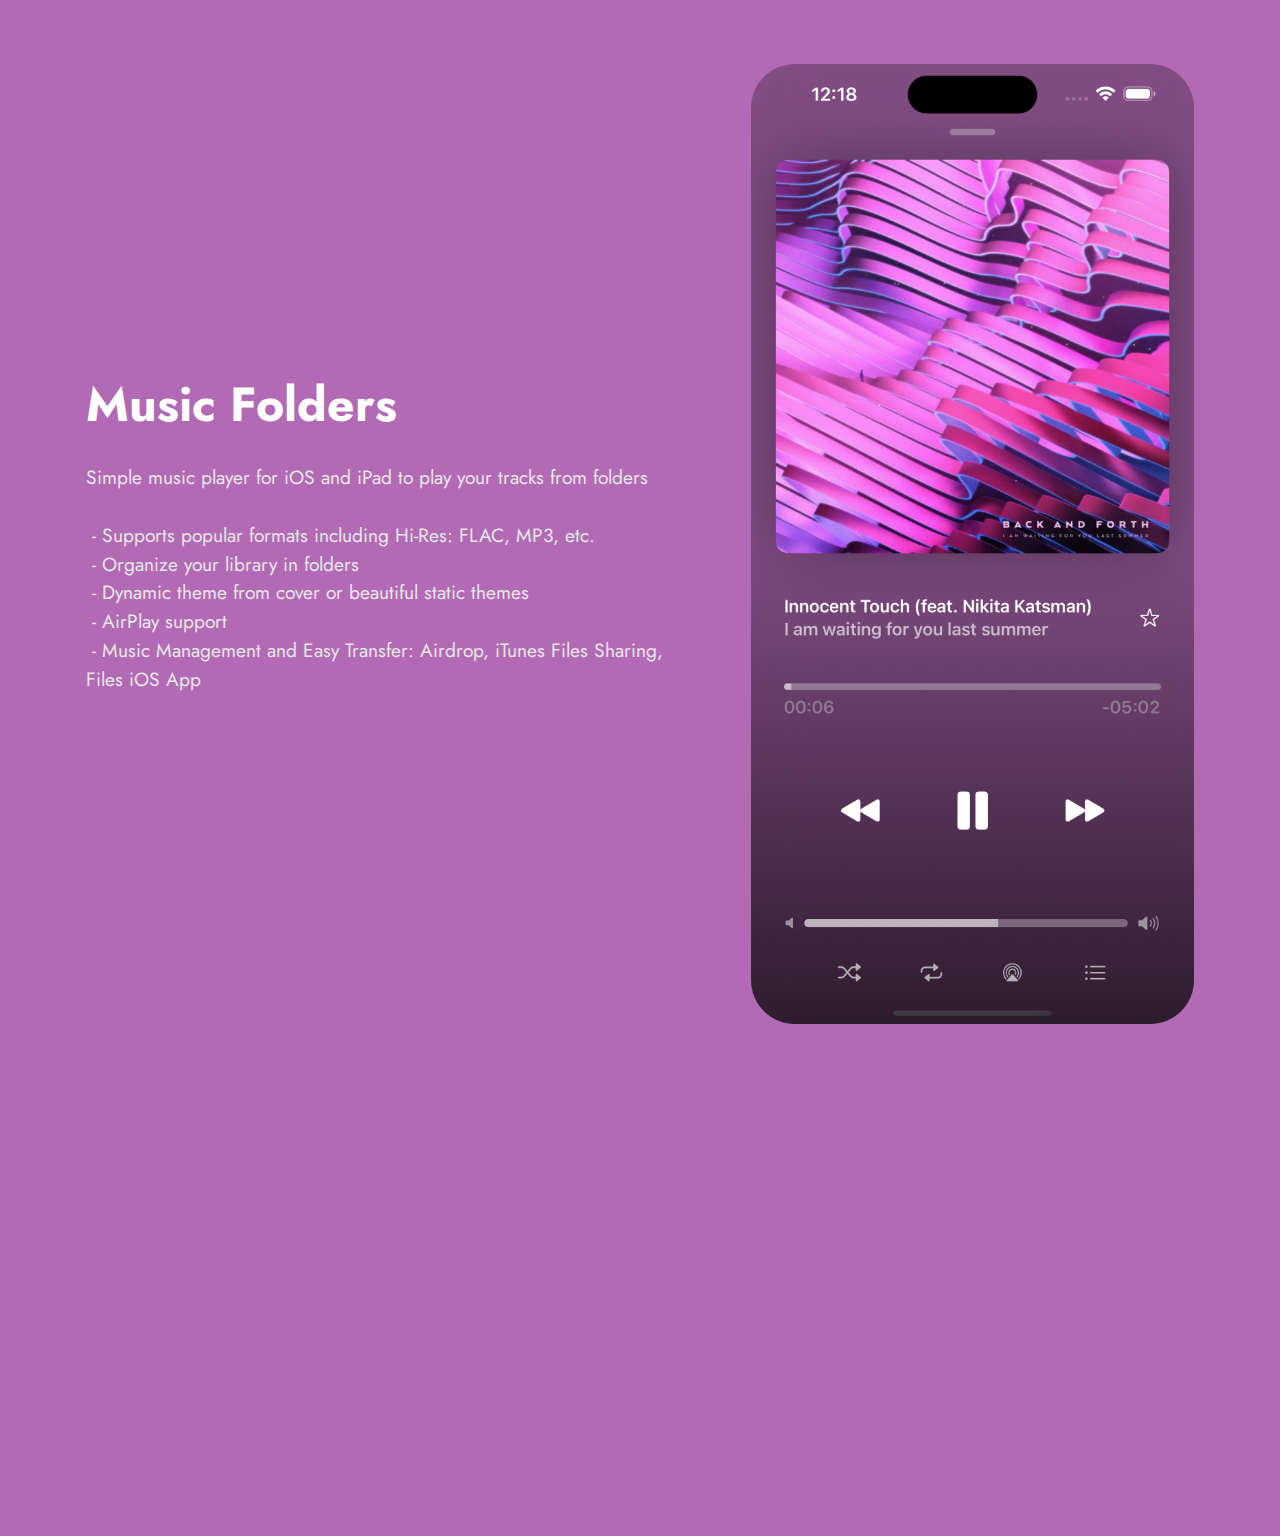
<file: index.html>
<!DOCTYPE html>
<html  >
<head>
  <!-- Site made with Mobirise Website Builder v5.8.4, https://mobirise.com -->
  <meta charset="UTF-8">
  <meta http-equiv="X-UA-Compatible" content="IE=edge">
  <meta name="generator" content="Mobirise v5.8.4, mobirise.com">
  <meta name="viewport" content="width=device-width, initial-scale=1, minimum-scale=1">
  <link rel="shortcut icon" href="assets/images/logo5.png" type="image/x-icon">
  <meta name="description" content="">


  <title>Home</title>
  <link rel="stylesheet" href="assets/web/assets/mobirise-icons2/mobirise2.css">
  <link rel="stylesheet" href="assets/bootstrap/css/bootstrap.min.css">
  <link rel="stylesheet" href="assets/bootstrap/css/bootstrap-grid.min.css">
  <link rel="stylesheet" href="assets/bootstrap/css/bootstrap-reboot.min.css">
  <link rel="stylesheet" href="assets/theme/css/style.css">
  <link rel="preload" href="https://fonts.googleapis.com/css2?family=Jost:ital,wght@0,400;0,700;1,400;1,700&display=swap&display=swap" as="style" onload="this.onload=null;this.rel='stylesheet'">
  <noscript><link rel="stylesheet" href="https://fonts.googleapis.com/css2?family=Jost:ital,wght@0,400;0,700;1,400;1,700&display=swap&display=swap"></noscript>
  <link rel="preload" as="style" href="assets/mobirise/css/mbr-additional.css"><link rel="stylesheet" href="assets/mobirise/css/mbr-additional.css" type="text/css">




</head>
<body>

  <section data-bs-version="5.1" class="features18 cid-tTCyfynP4z" id="features19-2">





    <div class="container">
        <div class="row justify-content-center">
            <div class="card col-12 col-lg">
                <div class="card-wrapper">
                    <h6 class="card-title mbr-fonts-style mb-4 display-2">
                        <strong>Music Folders</strong></h6>
                    <p class="mbr-text mbr-fonts-style display-7">Simple music player for iOS and iPad to play your tracks from folders<br><br>&nbsp;- Supports popular formats including Hi-Res: FLAC, MP3, etc.<br>&nbsp;- Organize your library in folders<br>&nbsp;- Dynamic theme from cover or beautiful static themes<br>&nbsp;- AirPlay support<br>&nbsp;- Music Management and Easy Transfer: Airdrop, iTunes Files Sharing, Files iOS App<br></p>

                </div>
            </div>
            <div class="col-12 col-lg-5">
                <div class="image-wrapper">
                    <img src="assets/images/image-2.png" alt="Mobirise Website Builder">
                </div>
            </div>
        </div>
    </div>
  </section><script src="assets/bootstrap/js/bootstrap.bundle.min.js"></script>  <script src="assets/smoothscroll/smooth-scroll.js"></script>  <script src="assets/ytplayer/index.js"></script>  <script src="assets/theme/js/script.js"></script>


</body>
</html>
</file>
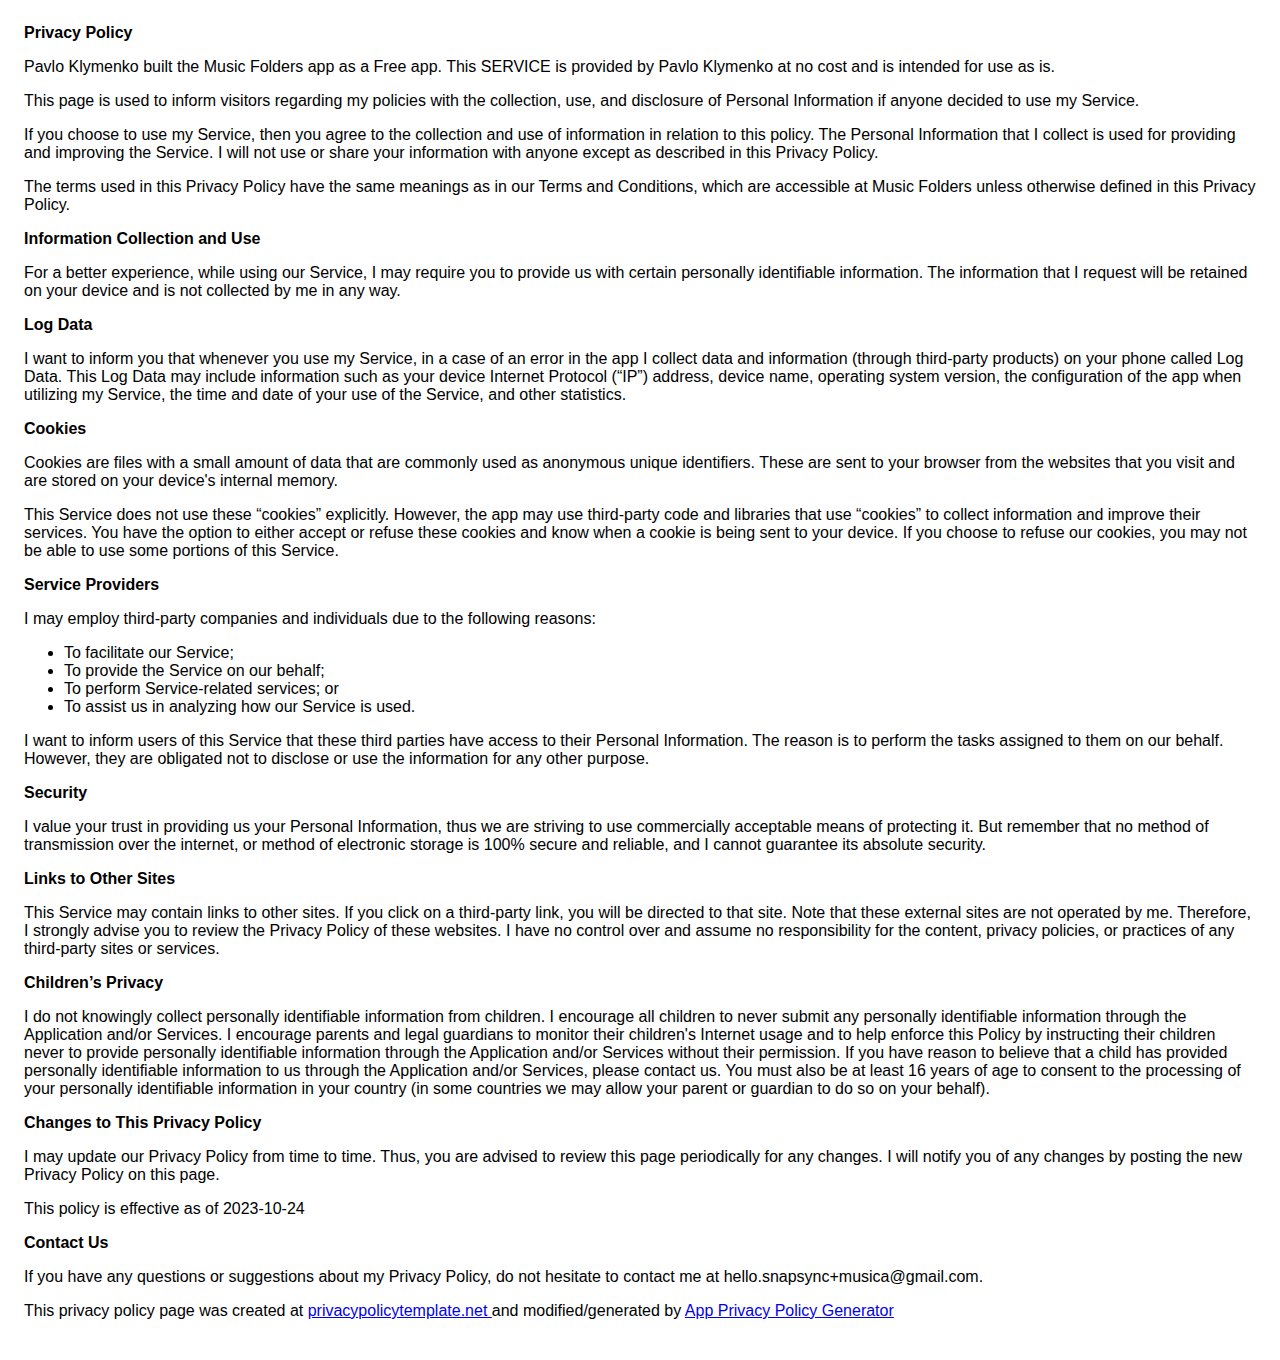
<file: privacy.html>
<!DOCTYPE html>
    <html>
    <head>
      <meta charset='utf-8'>
      <meta name='viewport' content='width=device-width'>
      <title>Privacy Policy</title>
      <style> body { font-family: 'Helvetica Neue', Helvetica, Arial, sans-serif; padding:1em; } </style>
    </head>
    <body>
    <strong>Privacy Policy</strong> <p>
                  Pavlo Klymenko built the Music Folders app as
                  a Free app. This SERVICE is provided by
                  Pavlo Klymenko at no cost and is intended for use as
                  is.
                </p> <p>
                  This page is used to inform visitors regarding my
                  policies with the collection, use, and disclosure of Personal
                  Information if anyone decided to use my Service.
                </p> <p>
                  If you choose to use my Service, then you agree to
                  the collection and use of information in relation to this
                  policy. The Personal Information that I collect is
                  used for providing and improving the Service. I will not use or share your information with
                  anyone except as described in this Privacy Policy.
                </p> <p>
                  The terms used in this Privacy Policy have the same meanings
                  as in our Terms and Conditions, which are accessible at
                  Music Folders unless otherwise defined in this Privacy Policy.
                </p> <p><strong>Information Collection and Use</strong></p> <p>
                  For a better experience, while using our Service, I
                  may require you to provide us with certain personally
                  identifiable information. The information that
                  I request will be retained on your device and is not collected by me in any way.
                </p> <!----> <p><strong>Log Data</strong></p> <p>
                  I want to inform you that whenever you
                  use my Service, in a case of an error in the app
                  I collect data and information (through third-party
                  products) on your phone called Log Data. This Log Data may
                  include information such as your device Internet Protocol
                  (“IP”) address, device name, operating system version, the
                  configuration of the app when utilizing my Service,
                  the time and date of your use of the Service, and other
                  statistics.
                </p> <p><strong>Cookies</strong></p> <p>
                  Cookies are files with a small amount of data that are
                  commonly used as anonymous unique identifiers. These are sent
                  to your browser from the websites that you visit and are
                  stored on your device's internal memory.
                </p> <p>
                  This Service does not use these “cookies” explicitly. However,
                  the app may use third-party code and libraries that use
                  “cookies” to collect information and improve their services.
                  You have the option to either accept or refuse these cookies
                  and know when a cookie is being sent to your device. If you
                  choose to refuse our cookies, you may not be able to use some
                  portions of this Service.
                </p> <p><strong>Service Providers</strong></p> <p>
                  I may employ third-party companies and
                  individuals due to the following reasons:
                </p> <ul><li>To facilitate our Service;</li> <li>To provide the Service on our behalf;</li> <li>To perform Service-related services; or</li> <li>To assist us in analyzing how our Service is used.</li></ul> <p>
                  I want to inform users of this Service
                  that these third parties have access to their Personal
                  Information. The reason is to perform the tasks assigned to
                  them on our behalf. However, they are obligated not to
                  disclose or use the information for any other purpose.
                </p> <p><strong>Security</strong></p> <p>
                  I value your trust in providing us your
                  Personal Information, thus we are striving to use commercially
                  acceptable means of protecting it. But remember that no method
                  of transmission over the internet, or method of electronic
                  storage is 100% secure and reliable, and I cannot
                  guarantee its absolute security.
                </p> <p><strong>Links to Other Sites</strong></p> <p>
                  This Service may contain links to other sites. If you click on
                  a third-party link, you will be directed to that site. Note
                  that these external sites are not operated by me.
                  Therefore, I strongly advise you to review the
                  Privacy Policy of these websites. I have
                  no control over and assume no responsibility for the content,
                  privacy policies, or practices of any third-party sites or
                  services.
                </p> <p><strong>Children’s Privacy</strong></p> <!----> <div><p>
                    I do not knowingly collect personally
                    identifiable information from children. I 
                    encourage all children to never submit any personally
                    identifiable information through 
                    the Application and/or Services.
                    I encourage parents and legal guardians to monitor 
                    their children's Internet usage and to help enforce this Policy by instructing 
                    their children never to provide personally identifiable information through the Application and/or Services without their permission. If you have reason to believe that a child 
                    has provided personally identifiable information to us through the Application and/or Services, 
                    please contact us. You must also be at least 16 years of age to consent to the processing 
                    of your personally identifiable information in your country (in some countries we may allow your parent 
                    or guardian to do so on your behalf).
                  </p></div> <p><strong>Changes to This Privacy Policy</strong></p> <p>
                  I may update our Privacy Policy from
                  time to time. Thus, you are advised to review this page
                  periodically for any changes. I will
                  notify you of any changes by posting the new Privacy Policy on
                  this page.
                </p> <p>This policy is effective as of 2023-10-24</p> <p><strong>Contact Us</strong></p> <p>
                  If you have any questions or suggestions about my
                  Privacy Policy, do not hesitate to contact me at hello.snapsync+musica@gmail.com.
                </p> <p>This privacy policy page was created at <a href="https://privacypolicytemplate.net" target="_blank" rel="noopener noreferrer">privacypolicytemplate.net </a>and modified/generated by <a href="https://app-privacy-policy-generator.nisrulz.com/" target="_blank" rel="noopener noreferrer">App Privacy Policy Generator</a></p>
    </body>
    </html>
</file>
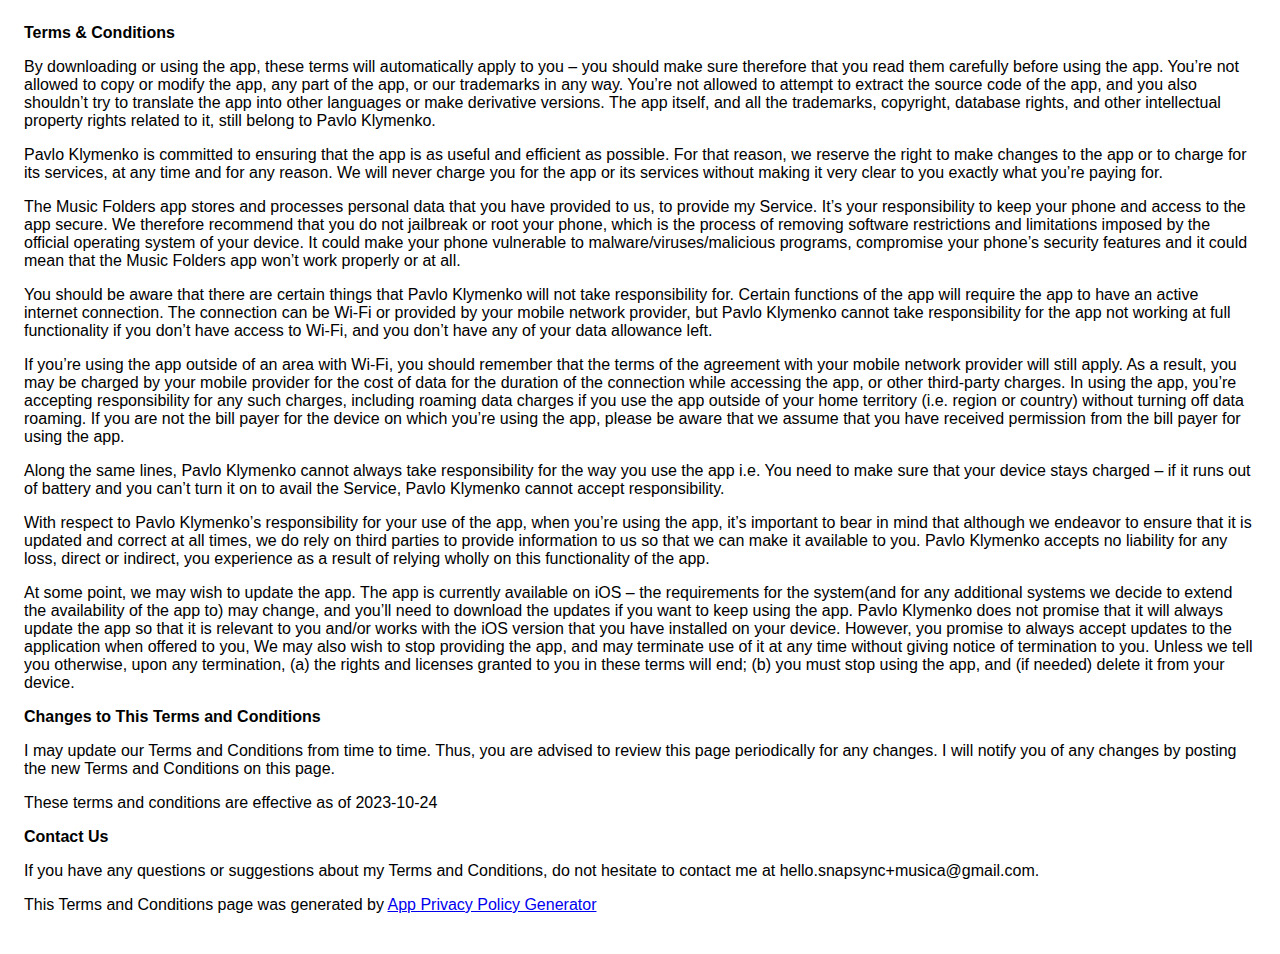
<file: terms.html>
<!DOCTYPE html>
    <html>
    <head>
      <meta charset='utf-8'>
      <meta name='viewport' content='width=device-width'>
      <title>Terms &amp; Conditions</title>
      <style> body { font-family: 'Helvetica Neue', Helvetica, Arial, sans-serif; padding:1em; } </style>
    </head>
    <body>
    <strong>Terms &amp; Conditions</strong> <p>
                  By downloading or using the app, these terms will
                  automatically apply to you – you should make sure therefore
                  that you read them carefully before using the app. You’re not
                  allowed to copy or modify the app, any part of the app, or
                  our trademarks in any way. You’re not allowed to attempt to
                  extract the source code of the app, and you also shouldn’t try
                  to translate the app into other languages or make derivative
                  versions. The app itself, and all the trademarks, copyright,
                  database rights, and other intellectual property rights related
                  to it, still belong to Pavlo Klymenko.
                </p> <p>
                  Pavlo Klymenko is committed to ensuring that the app is
                  as useful and efficient as possible. For that reason, we
                  reserve the right to make changes to the app or to charge for
                  its services, at any time and for any reason. We will never
                  charge you for the app or its services without making it very
                  clear to you exactly what you’re paying for.
                </p> <p>
                  The Music Folders app stores and processes personal data that
                  you have provided to us, to provide my
                  Service. It’s your responsibility to keep your phone and
                  access to the app secure. We therefore recommend that you do
                  not jailbreak or root your phone, which is the process of
                  removing software restrictions and limitations imposed by the
                  official operating system of your device. It could make your
                  phone vulnerable to malware/viruses/malicious programs,
                  compromise your phone’s security features and it could mean
                  that the Music Folders app won’t work properly or at all.
                </p> <!----> <p>
                  You should be aware that there are certain things that
                  Pavlo Klymenko will not take responsibility for. Certain
                  functions of the app will require the app to have an active
                  internet connection. The connection can be Wi-Fi or provided
                  by your mobile network provider, but Pavlo Klymenko
                  cannot take responsibility for the app not working at full
                  functionality if you don’t have access to Wi-Fi, and you don’t
                  have any of your data allowance left.
                </p> <p></p> <p>
                  If you’re using the app outside of an area with Wi-Fi, you
                  should remember that the terms of the agreement with your
                  mobile network provider will still apply. As a result, you may
                  be charged by your mobile provider for the cost of data for
                  the duration of the connection while accessing the app, or
                  other third-party charges. In using the app, you’re accepting
                  responsibility for any such charges, including roaming data
                  charges if you use the app outside of your home territory
                  (i.e. region or country) without turning off data roaming. If
                  you are not the bill payer for the device on which you’re
                  using the app, please be aware that we assume that you have
                  received permission from the bill payer for using the app.
                </p> <p>
                  Along the same lines, Pavlo Klymenko cannot always take
                  responsibility for the way you use the app i.e. You need to
                  make sure that your device stays charged – if it runs out of
                  battery and you can’t turn it on to avail the Service,
                  Pavlo Klymenko cannot accept responsibility.
                </p> <p>
                  With respect to Pavlo Klymenko’s responsibility for your
                  use of the app, when you’re using the app, it’s important to
                  bear in mind that although we endeavor to ensure that it is
                  updated and correct at all times, we do rely on third parties
                  to provide information to us so that we can make it available
                  to you. Pavlo Klymenko accepts no liability for any
                  loss, direct or indirect, you experience as a result of
                  relying wholly on this functionality of the app.
                </p> <p>
                  At some point, we may wish to update the app. The app is
                  currently available on iOS – the requirements for the 
                  system(and for any additional systems we
                  decide to extend the availability of the app to) may change,
                  and you’ll need to download the updates if you want to keep
                  using the app. Pavlo Klymenko does not promise that it
                  will always update the app so that it is relevant to you
                  and/or works with the iOS version that you have
                  installed on your device. However, you promise to always
                  accept updates to the application when offered to you, We may
                  also wish to stop providing the app, and may terminate use of
                  it at any time without giving notice of termination to you.
                  Unless we tell you otherwise, upon any termination, (a) the
                  rights and licenses granted to you in these terms will end;
                  (b) you must stop using the app, and (if needed) delete it
                  from your device.
                </p> <p><strong>Changes to This Terms and Conditions</strong></p> <p>
                  I may update our Terms and Conditions
                  from time to time. Thus, you are advised to review this page
                  periodically for any changes. I will
                  notify you of any changes by posting the new Terms and
                  Conditions on this page.
                </p> <p>
                  These terms and conditions are effective as of 2023-10-24
                </p> <p><strong>Contact Us</strong></p> <p>
                  If you have any questions or suggestions about my
                  Terms and Conditions, do not hesitate to contact me
                  at hello.snapsync+musica@gmail.com.
                </p> <p>This Terms and Conditions page was generated by <a href="https://app-privacy-policy-generator.nisrulz.com/" target="_blank" rel="noopener noreferrer">App Privacy Policy Generator</a></p>
    </body>
    </html>
</file>
<file: assets/web/assets/mobirise-icons2/mobirise2.css>
@font-face {
  font-family: 'Moririse2';
  font-display: swap;
  src:  url('mobirise2.eot?f2bix4');
  src:  url('mobirise2.eot?f2bix4#iefix') format('embedded-opentype'),
    url('mobirise2.ttf?f2bix4') format('truetype'),
    url('mobirise2.woff?f2bix4') format('woff'),
    url('mobirise2.svg?f2bix4#mobirise2') format('svg');
  font-weight: normal;
  font-style: normal;
}

[class^="mobi-"], [class*=" mobi-"] {
  /* use !important to prevent issues with browser extensions that change fonts */
  font-family: 'Moririse2' !important;
  speak: none;
  font-style: normal;
  font-weight: normal;
  font-variant: normal;
  text-transform: none;
  line-height: 1;

  /* Better Font Rendering =========== */
  -webkit-font-smoothing: antialiased;
  -moz-osx-font-smoothing: grayscale;
}

.mobi-mbri-add-submenu:before {
  content: "\e900";
}
.mobi-mbri-alert:before {
  content: "\e901";
}
.mobi-mbri-align-center:before {
  content: "\e902";
}
.mobi-mbri-align-justify:before {
  content: "\e903";
}
.mobi-mbri-align-left:before {
  content: "\e904";
}
.mobi-mbri-align-right:before {
  content: "\e905";
}
.mobi-mbri-android:before {
  content: "\e906";
}
.mobi-mbri-apple:before {
  content: "\e907";
}
.mobi-mbri-arrow-down:before {
  content: "\e908";
}
.mobi-mbri-arrow-next:before {
  content: "\e909";
}
.mobi-mbri-arrow-prev:before {
  content: "\e90a";
}
.mobi-mbri-arrow-up:before {
  content: "\e90b";
}
.mobi-mbri-bold:before {
  content: "\e90c";
}
.mobi-mbri-bookmark:before {
  content: "\e90d";
}
.mobi-mbri-bootstrap:before {
  content: "\e90e";
}
.mobi-mbri-briefcase:before {
  content: "\e90f";
}
.mobi-mbri-browse:before {
  content: "\e910";
}
.mobi-mbri-bulleted-list:before {
  content: "\e911";
}
.mobi-mbri-calendar:before {
  content: "\e912";
}
.mobi-mbri-camera:before {
  content: "\e913";
}
.mobi-mbri-cart-add:before {
  content: "\e914";
}
.mobi-mbri-cart-full:before {
  content: "\e915";
}
.mobi-mbri-cash:before {
  content: "\e916";
}
.mobi-mbri-change-style:before {
  content: "\e917";
}
.mobi-mbri-chat:before {
  content: "\e918";
}
.mobi-mbri-clock:before {
  content: "\e919";
}
.mobi-mbri-close:before {
  content: "\e91a";
}
.mobi-mbri-cloud:before {
  content: "\e91b";
}
.mobi-mbri-code:before {
  content: "\e91c";
}
.mobi-mbri-contact-form:before {
  content: "\e91d";
}
.mobi-mbri-credit-card:before {
  content: "\e91e";
}
.mobi-mbri-cursor-click:before {
  content: "\e91f";
}
.mobi-mbri-cust-feedback:before {
  content: "\e920";
}
.mobi-mbri-database:before {
  content: "\e921";
}
.mobi-mbri-delivery:before {
  content: "\e922";
}
.mobi-mbri-desktop:before {
  content: "\e923";
}
.mobi-mbri-devices:before {
  content: "\e924";
}
.mobi-mbri-down:before {
  content: "\e925";
}
.mobi-mbri-download-2:before {
  content: "\e926";
}
.mobi-mbri-download:before {
  content: "\e927";
}
.mobi-mbri-drag-n-drop-2:before {
  content: "\e928";
}
.mobi-mbri-drag-n-drop:before {
  content: "\e929";
}
.mobi-mbri-edit-2:before {
  content: "\e92a";
}
.mobi-mbri-edit:before {
  content: "\e92b";
}
.mobi-mbri-error:before {
  content: "\e92c";
}
.mobi-mbri-extension:before {
  content: "\e92d";
}
.mobi-mbri-features:before {
  content: "\e92e";
}
.mobi-mbri-file:before {
  content: "\e92f";
}
.mobi-mbri-flag:before {
  content: "\e930";
}
.mobi-mbri-folder:before {
  content: "\e931";
}
.mobi-mbri-gift:before {
  content: "\e932";
}
.mobi-mbri-github:before {
  content: "\e933";
}
.mobi-mbri-globe-2:before {
  content: "\e934";
}
.mobi-mbri-globe:before {
  content: "\e935";
}
.mobi-mbri-growing-chart:before {
  content: "\e936";
}
.mobi-mbri-hearth:before {
  content: "\e937";
}
.mobi-mbri-help:before {
  content: "\e938";
}
.mobi-mbri-home:before {
  content: "\e939";
}
.mobi-mbri-hot-cup:before {
  content: "\e93a";
}
.mobi-mbri-idea:before {
  content: "\e93b";
}
.mobi-mbri-image-gallery:before {
  content: "\e93c";
}
.mobi-mbri-image-slider:before {
  content: "\e93d";
}
.mobi-mbri-info:before {
  content: "\e93e";
}
.mobi-mbri-italic:before {
  content: "\e93f";
}
.mobi-mbri-key:before {
  content: "\e940";
}
.mobi-mbri-laptop:before {
  content: "\e941";
}
.mobi-mbri-layers:before {
  content: "\e942";
}
.mobi-mbri-left-right:before {
  content: "\e943";
}
.mobi-mbri-left:before {
  content: "\e944";
}
.mobi-mbri-letter:before {
  content: "\e945";
}
.mobi-mbri-like:before {
  content: "\e946";
}
.mobi-mbri-link:before {
  content: "\e947";
}
.mobi-mbri-lock:before {
  content: "\e948";
}
.mobi-mbri-login:before {
  content: "\e949";
}
.mobi-mbri-logout:before {
  content: "\e94a";
}
.mobi-mbri-magic-stick:before {
  content: "\e94b";
}
.mobi-mbri-map-pin:before {
  content: "\e94c";
}
.mobi-mbri-menu:before {
  content: "\e94d";
}
.mobi-mbri-mobile-2:before {
  content: "\e94e";
}
.mobi-mbri-mobile-horizontal:before {
  content: "\e94f";
}
.mobi-mbri-mobile:before {
  content: "\e950";
}
.mobi-mbri-mobirise:before {
  content: "\e951";
}
.mobi-mbri-more-horizontal:before {
  content: "\e952";
}
.mobi-mbri-more-vertical:before {
  content: "\e953";
}
.mobi-mbri-music:before {
  content: "\e954";
}
.mobi-mbri-new-file:before {
  content: "\e955";
}
.mobi-mbri-numbered-list:before {
  content: "\e956";
}
.mobi-mbri-opened-folder:before {
  content: "\e957";
}
.mobi-mbri-pages:before {
  content: "\e958";
}
.mobi-mbri-paper-plane:before {
  content: "\e959";
}
.mobi-mbri-paperclip:before {
  content: "\e95a";
}
.mobi-mbri-phone:before {
  content: "\e95b";
}
.mobi-mbri-photo:before {
  content: "\e95c";
}
.mobi-mbri-photos:before {
  content: "\e95d";
}
.mobi-mbri-pin:before {
  content: "\e95e";
}
.mobi-mbri-play:before {
  content: "\e95f";
}
.mobi-mbri-plus:before {
  content: "\e960";
}
.mobi-mbri-preview:before {
  content: "\e961";
}
.mobi-mbri-print:before {
  content: "\e962";
}
.mobi-mbri-protect:before {
  content: "\e963";
}
.mobi-mbri-question:before {
  content: "\e964";
}
.mobi-mbri-quote-left:before {
  content: "\e965";
}
.mobi-mbri-quote-right:before {
  content: "\e966";
}
.mobi-mbri-redo:before {
  content: "\e967";
}
.mobi-mbri-refresh:before {
  content: "\e968";
}
.mobi-mbri-responsive-2:before {
  content: "\e969";
}
.mobi-mbri-responsive:before {
  content: "\e96a";
}
.mobi-mbri-right:before {
  content: "\e96b";
}
.mobi-mbri-rocket:before {
  content: "\e96c";
}
.mobi-mbri-sad-face:before {
  content: "\e96d";
}
.mobi-mbri-sale:before {
  content: "\e96e";
}
.mobi-mbri-save:before {
  content: "\e96f";
}
.mobi-mbri-search:before {
  content: "\e970";
}
.mobi-mbri-setting-2:before {
  content: "\e971";
}
.mobi-mbri-setting-3:before {
  content: "\e972";
}
.mobi-mbri-setting:before {
  content: "\e973";
}
.mobi-mbri-share:before {
  content: "\e974";
}
.mobi-mbri-shopping-bag:before {
  content: "\e975";
}
.mobi-mbri-shopping-basket:before {
  content: "\e976";
}
.mobi-mbri-shopping-cart:before {
  content: "\e977";
}
.mobi-mbri-sites:before {
  content: "\e978";
}
.mobi-mbri-smile-face:before {
  content: "\e979";
}
.mobi-mbri-speed:before {
  content: "\e97a";
}
.mobi-mbri-star:before {
  content: "\e97b";
}
.mobi-mbri-success:before {
  content: "\e97c";
}
.mobi-mbri-sun:before {
  content: "\e97d";
}
.mobi-mbri-sun2:before {
  content: "\e97e";
}
.mobi-mbri-tablet-vertical:before {
  content: "\e97f";
}
.mobi-mbri-tablet:before {
  content: "\e980";
}
.mobi-mbri-target:before {
  content: "\e981";
}
.mobi-mbri-timer:before {
  content: "\e982";
}
.mobi-mbri-to-ftp:before {
  content: "\e983";
}
.mobi-mbri-to-local-drive:before {
  content: "\e984";
}
.mobi-mbri-touch-swipe:before {
  content: "\e985";
}
.mobi-mbri-touch:before {
  content: "\e986";
}
.mobi-mbri-trash:before {
  content: "\e987";
}
.mobi-mbri-underline:before {
  content: "\e988";
}
.mobi-mbri-undo:before {
  content: "\e989";
}
.mobi-mbri-unlink:before {
  content: "\e98a";
}
.mobi-mbri-unlock:before {
  content: "\e98b";
}
.mobi-mbri-up-down:before {
  content: "\e98c";
}
.mobi-mbri-up:before {
  content: "\e98d";
}
.mobi-mbri-update:before {
  content: "\e98e";
}
.mobi-mbri-upload-2:before {
  content: "\e98f";
}
.mobi-mbri-upload:before {
  content: "\e990";
}
.mobi-mbri-user-2:before {
  content: "\e991";
}
.mobi-mbri-user:before {
  content: "\e992";
}
.mobi-mbri-users:before {
  content: "\e993";
}
.mobi-mbri-video-play:before {
  content: "\e994";
}
.mobi-mbri-video:before {
  content: "\e995";
}
.mobi-mbri-watch:before {
  content: "\e996";
}
.mobi-mbri-website-theme-2:before {
  content: "\e997";
}
.mobi-mbri-website-theme:before {
  content: "\e998";
}
.mobi-mbri-wifi:before {
  content: "\e999";
}
.mobi-mbri-windows:before {
  content: "\e99a";
}
.mobi-mbri-zoom-in:before {
  content: "\e99b";
}
.mobi-mbri-zoom-out:before {
  content: "\e99c";
}
</file>
<file: assets/theme/css/style.css>
@charset "UTF-8";
section {
  background-color: #ffffff;
}

body {
  font-style: normal;
  line-height: 1.5;
  font-weight: 400;
  color: #232323;
  position: relative;
}

button {
  background-color: transparent;
  border-color: transparent;
}

section,
.container,
.container-fluid {
  position: relative;
  word-wrap: break-word;
}

a.mbr-iconfont:hover {
  text-decoration: none;
}

.article .lead p,
.article .lead ul,
.article .lead ol,
.article .lead pre,
.article .lead blockquote {
  margin-bottom: 0;
}

a {
  font-style: normal;
  font-weight: 400;
  cursor: pointer;
}
a, a:hover {
  text-decoration: none;
}

.mbr-section-title {
  font-style: normal;
  line-height: 1.3;
}

.mbr-section-subtitle {
  line-height: 1.3;
}

.mbr-text {
  font-style: normal;
  line-height: 1.7;
}

h1,
h2,
h3,
h4,
h5,
h6,
.display-1,
.display-2,
.display-4,
.display-5,
.display-7,
span,
p,
a {
  line-height: 1;
  word-break: break-word;
  word-wrap: break-word;
  font-weight: 400;
}

b,
strong {
  font-weight: bold;
}

input:-webkit-autofill, input:-webkit-autofill:hover, input:-webkit-autofill:focus, input:-webkit-autofill:active {
  transition-delay: 9999s;
  -webkit-transition-property: background-color, color;
  transition-property: background-color, color;
}

textarea[type=hidden] {
  display: none;
}

section {
  background-position: 50% 50%;
  background-repeat: no-repeat;
  background-size: cover;
}
section .mbr-background-video,
section .mbr-background-video-preview {
  position: absolute;
  bottom: 0;
  left: 0;
  right: 0;
  top: 0;
}

.hidden {
  visibility: hidden;
}

.mbr-z-index20 {
  z-index: 20;
}

/*! Base colors */
.mbr-white {
  color: #ffffff;
}

.mbr-black {
  color: #111111;
}

.mbr-bg-white {
  background-color: #ffffff;
}

.mbr-bg-black {
  background-color: #000000;
}

/*! Text-aligns */
.align-left {
  text-align: left;
}

.align-center {
  text-align: center;
}

.align-right {
  text-align: right;
}

/*! Font-weight  */
.mbr-light {
  font-weight: 300;
}

.mbr-regular {
  font-weight: 400;
}

.mbr-semibold {
  font-weight: 500;
}

.mbr-bold {
  font-weight: 700;
}

/*! Media  */
.media-content {
  flex-basis: 100%;
}

.media-container-row {
  display: flex;
  flex-direction: row;
  flex-wrap: wrap;
  justify-content: center;
  align-content: center;
  align-items: start;
}
.media-container-row .media-size-item {
  width: 400px;
}

.media-container-column {
  display: flex;
  flex-direction: column;
  flex-wrap: wrap;
  justify-content: center;
  align-content: center;
  align-items: stretch;
}
.media-container-column > * {
  width: 100%;
}

@media (min-width: 992px) {
  .media-container-row {
    flex-wrap: nowrap;
  }
}
figure {
  margin-bottom: 0;
  overflow: hidden;
}

figure[mbr-media-size] {
  transition: width 0.1s;
}

img,
iframe {
  display: block;
  width: 100%;
}

.card {
  background-color: transparent;
  border: none;
}

.card-box {
  width: 100%;
}

.card-img {
  text-align: center;
  flex-shrink: 0;
  -webkit-flex-shrink: 0;
}

.media {
  max-width: 100%;
  margin: 0 auto;
}

.mbr-figure {
  align-self: center;
}

.media-container > div {
  max-width: 100%;
}

.mbr-figure img,
.card-img img {
  width: 100%;
}

@media (max-width: 991px) {
  .media-size-item {
    width: auto !important;
  }

  .media {
    width: auto;
  }

  .mbr-figure {
    width: 100% !important;
  }
}
/*! Buttons */
.mbr-section-btn {
  margin-left: -0.6rem;
  margin-right: -0.6rem;
  font-size: 0;
}

.btn {
  font-weight: 600;
  border-width: 1px;
  font-style: normal;
  margin: 0.6rem 0.6rem;
  white-space: normal;
  transition: all 0.2s ease-in-out;
  display: inline-flex;
  align-items: center;
  justify-content: center;
  word-break: break-word;
}

.btn-sm {
  font-weight: 600;
  letter-spacing: 0px;
  transition: all 0.3s ease-in-out;
}

.btn-md {
  font-weight: 600;
  letter-spacing: 0px;
  transition: all 0.3s ease-in-out;
}

.btn-lg {
  font-weight: 600;
  letter-spacing: 0px;
  transition: all 0.3s ease-in-out;
}

.btn-form {
  margin: 0;
}
.btn-form:hover {
  cursor: pointer;
}

nav .mbr-section-btn {
  margin-left: 0rem;
  margin-right: 0rem;
}

/*! Btn icon margin */
.btn .mbr-iconfont,
.btn.btn-sm .mbr-iconfont {
  order: 1;
  cursor: pointer;
  margin-left: 0.5rem;
  vertical-align: sub;
}

.btn.btn-md .mbr-iconfont,
.btn.btn-md .mbr-iconfont {
  margin-left: 0.8rem;
}

.mbr-regular {
  font-weight: 400;
}

.mbr-semibold {
  font-weight: 500;
}

.mbr-bold {
  font-weight: 700;
}

[type=submit] {
  -webkit-appearance: none;
}

/*! Full-screen */
.mbr-fullscreen .mbr-overlay {
  min-height: 100vh;
}

.mbr-fullscreen {
  display: flex;
  display: -moz-flex;
  display: -ms-flex;
  display: -o-flex;
  align-items: center;
  min-height: 100vh;
  padding-top: 3rem;
  padding-bottom: 3rem;
}

/*! Map */
.map {
  height: 25rem;
  position: relative;
}
.map iframe {
  width: 100%;
  height: 100%;
}

/*! Scroll to top arrow */
.mbr-arrow-up {
  bottom: 25px;
  right: 90px;
  position: fixed;
  text-align: right;
  z-index: 5000;
  color: #ffffff;
  font-size: 22px;
}

.mbr-arrow-up a {
  background: rgba(0, 0, 0, 0.2);
  border-radius: 50%;
  color: #fff;
  display: inline-block;
  height: 60px;
  width: 60px;
  border: 2px solid #fff;
  outline-style: none !important;
  position: relative;
  text-decoration: none;
  transition: all 0.3s ease-in-out;
  cursor: pointer;
  text-align: center;
}
.mbr-arrow-up a:hover {
  background-color: rgba(0, 0, 0, 0.4);
}
.mbr-arrow-up a i {
  line-height: 60px;
}

.mbr-arrow-up-icon {
  display: block;
  color: #fff;
}

.mbr-arrow-up-icon::before {
  content: "›";
  display: inline-block;
  font-family: serif;
  font-size: 22px;
  line-height: 1;
  font-style: normal;
  position: relative;
  top: 6px;
  left: -4px;
  transform: rotate(-90deg);
}

/*! Arrow Down */
.mbr-arrow {
  position: absolute;
  bottom: 45px;
  left: 50%;
  width: 60px;
  height: 60px;
  cursor: pointer;
  background-color: rgba(80, 80, 80, 0.5);
  border-radius: 50%;
  transform: translateX(-50%);
}
@media (max-width: 767px) {
  .mbr-arrow {
    display: none;
  }
}
.mbr-arrow > a {
  display: inline-block;
  text-decoration: none;
  outline-style: none;
  -webkit-animation: arrowdown 1.7s ease-in-out infinite;
          animation: arrowdown 1.7s ease-in-out infinite;
  color: #ffffff;
}
.mbr-arrow > a > i {
  position: absolute;
  top: -2px;
  left: 15px;
  font-size: 2rem;
}

#scrollToTop a i::before {
  content: "";
  position: absolute;
  display: block;
  border-bottom: 2.5px solid #fff;
  border-left: 2.5px solid #fff;
  width: 27.8%;
  height: 27.8%;
  left: 50%;
  top: 51%;
  transform: translateY(-30%) translateX(-50%) rotate(135deg);
}

@keyframes arrowdown {
  0% {
    transform: translateY(0px);
  }
  50% {
    transform: translateY(-5px);
  }
  100% {
    transform: translateY(0px);
  }
}
@-webkit-keyframes arrowdown {
  0% {
    transform: translateY(0px);
  }
  50% {
    transform: translateY(-5px);
  }
  100% {
    transform: translateY(0px);
  }
}
@media (max-width: 500px) {
  .mbr-arrow-up {
    left: 0;
    right: 0;
    text-align: center;
  }
}
/*Gradients animation*/
@keyframes gradient-animation {
  from {
    background-position: 0% 100%;
    -webkit-animation-timing-function: ease-in-out;
            animation-timing-function: ease-in-out;
  }
  to {
    background-position: 100% 0%;
    -webkit-animation-timing-function: ease-in-out;
            animation-timing-function: ease-in-out;
  }
}
@-webkit-keyframes gradient-animation {
  from {
    background-position: 0% 100%;
    -webkit-animation-timing-function: ease-in-out;
            animation-timing-function: ease-in-out;
  }
  to {
    background-position: 100% 0%;
    -webkit-animation-timing-function: ease-in-out;
            animation-timing-function: ease-in-out;
  }
}
.bg-gradient {
  background-size: 200% 200%;
  animation: gradient-animation 5s infinite alternate;
  -webkit-animation: gradient-animation 5s infinite alternate;
}

.menu .navbar-brand {
  display: -webkit-flex;
}
.menu .navbar-brand span {
  display: flex;
  display: -webkit-flex;
}
.menu .navbar-brand .navbar-caption-wrap {
  display: -webkit-flex;
}
.menu .navbar-brand .navbar-logo img {
  display: -webkit-flex;
  width: auto;
}
@media (min-width: 768px) and (max-width: 991px) {
  .menu .navbar-toggleable-sm .navbar-nav {
    display: -ms-flexbox;
  }
}
@media (max-width: 991px) {
  .menu .navbar-collapse {
    max-height: 93.5vh;
  }
  .menu .navbar-collapse.show {
    overflow: auto;
  }
}
@media (min-width: 992px) {
  .menu .navbar-nav.nav-dropdown {
    display: -webkit-flex;
  }
  .menu .navbar-toggleable-sm .navbar-collapse {
    display: -webkit-flex !important;
  }
  .menu .collapsed .navbar-collapse {
    max-height: 93.5vh;
  }
  .menu .collapsed .navbar-collapse.show {
    overflow: auto;
  }
}
@media (max-width: 767px) {
  .menu .navbar-collapse {
    max-height: 80vh;
  }
}

.nav-link .mbr-iconfont {
  margin-right: 0.5rem;
}

.navbar {
  display: -webkit-flex;
  -webkit-flex-wrap: wrap;
  -webkit-align-items: center;
  -webkit-justify-content: space-between;
}

.navbar-collapse {
  -webkit-flex-basis: 100%;
  -webkit-flex-grow: 1;
  -webkit-align-items: center;
}

.nav-dropdown .link {
  padding: 0.667em 1.667em !important;
  margin: 0 !important;
}

.nav {
  display: -webkit-flex;
  -webkit-flex-wrap: wrap;
}

.row {
  display: -webkit-flex;
  -webkit-flex-wrap: wrap;
}

.justify-content-center {
  -webkit-justify-content: center;
}

.form-inline {
  display: -webkit-flex;
}

.card-wrapper {
  -webkit-flex: 1;
}

.carousel-control {
  z-index: 10;
  display: -webkit-flex;
}

.carousel-controls {
  display: -webkit-flex;
}

.media {
  display: -webkit-flex;
}

.form-group:focus {
  outline: none;
}

.jq-selectbox__select {
  padding: 7px 0;
  position: relative;
}

.jq-selectbox__dropdown {
  overflow: hidden;
  border-radius: 10px;
  position: absolute;
  top: 100%;
  left: 0 !important;
  width: 100% !important;
}

.jq-selectbox__trigger-arrow {
  right: 0;
  transform: translateY(-50%);
}

.jq-selectbox li {
  padding: 1.07em 0.5em;
}

input[type=range] {
  padding-left: 0 !important;
  padding-right: 0 !important;
}

.modal-dialog,
.modal-content {
  height: 100%;
}

.modal-dialog .carousel-inner {
  height: calc(100vh - 1.75rem);
}
@media (max-width: 575px) {
  .modal-dialog .carousel-inner {
    height: calc(100vh - 1rem);
  }
}

.carousel-item {
  text-align: center;
}

.carousel-item img {
  margin: auto;
}

.navbar-toggler {
  align-self: flex-start;
  padding: 0.25rem 0.75rem;
  font-size: 1.25rem;
  line-height: 1;
  background: transparent;
  border: 1px solid transparent;
  border-radius: 0.25rem;
}

.navbar-toggler:focus,
.navbar-toggler:hover {
  text-decoration: none;
  box-shadow: none;
}

.navbar-toggler-icon {
  display: inline-block;
  width: 1.5em;
  height: 1.5em;
  vertical-align: middle;
  content: "";
  background: no-repeat center center;
  background-size: 100% 100%;
}

.navbar-toggler-left {
  position: absolute;
  left: 1rem;
}

.navbar-toggler-right {
  position: absolute;
  right: 1rem;
}

.card-img {
  width: auto;
}

.menu .navbar.collapsed:not(.beta-menu) {
  flex-direction: column;
}

.carousel-item.active,
.carousel-item-next,
.carousel-item-prev {
  display: flex;
}

.note-air-layout .dropup .dropdown-menu,
.note-air-layout .navbar-fixed-bottom .dropdown .dropdown-menu {
  bottom: initial !important;
}

html,
body {
  height: auto;
  min-height: 100vh;
}

.dropup .dropdown-toggle::after {
  display: none;
}

.form-asterisk {
  font-family: initial;
  position: absolute;
  top: -2px;
  font-weight: normal;
}

.form-control-label {
  position: relative;
  cursor: pointer;
  margin-bottom: 0.357em;
  padding: 0;
}

.alert {
  color: #ffffff;
  border-radius: 0;
  border: 0;
  font-size: 1.1rem;
  line-height: 1.5;
  margin-bottom: 1.875rem;
  padding: 1.25rem;
  position: relative;
  text-align: center;
}
.alert.alert-form::after {
  background-color: inherit;
  bottom: -7px;
  content: "";
  display: block;
  height: 14px;
  left: 50%;
  margin-left: -7px;
  position: absolute;
  transform: rotate(45deg);
  width: 14px;
}

.form-control {
  background-color: #ffffff;
  background-clip: border-box;
  color: #232323;
  line-height: 1rem !important;
  height: auto;
  padding: 0.6rem 1.2rem;
  transition: border-color 0.25s ease 0s;
  border: 1px solid transparent !important;
  border-radius: 4px;
  box-shadow: rgba(0, 0, 0, 0.07) 0px 1px 1px 0px, rgba(0, 0, 0, 0.07) 0px 1px 3px 0px, rgba(0, 0, 0, 0.03) 0px 0px 0px 1px;
}
.form-active .form-control:invalid {
  border-color: red;
}

form .row {
  margin-left: -0.6rem;
  margin-right: -0.6rem;
}
form .row [class*=col] {
  padding-left: 0.6rem;
  padding-right: 0.6rem;
}

form .mbr-section-btn {
  margin: 0;
  padding-left: 0.6rem;
  padding-right: 0.6rem;
}

form .btn {
  display: flex;
  padding: 0.6rem 1.2rem;
  margin: 0;
}

form .form-check-input {
  margin-top: 0.5;
}

textarea.form-control {
  line-height: 1.5rem !important;
}

.form-group {
  margin-bottom: 1.2rem;
}

.form-control,
form .btn {
  min-height: 48px;
}

.gdpr-block label span.textGDPR input[name=gdpr] {
  top: 7px;
}

.form-control:focus {
  box-shadow: none;
}

:focus {
  outline: none;
}

.mbr-overlay {
  background-color: #000;
  bottom: 0;
  left: 0;
  opacity: 0.5;
  position: absolute;
  right: 0;
  top: 0;
  z-index: 0;
  pointer-events: none;
}

blockquote {
  font-style: italic;
  padding: 3rem;
  font-size: 1.09rem;
  position: relative;
  border-left: 3px solid;
}

ul,
ol,
pre,
blockquote {
  margin-bottom: 2.3125rem;
}

.mt-4 {
  margin-top: 2rem !important;
}

.mb-4 {
  margin-bottom: 2rem !important;
}

@media (min-width: 992px) {
  .container {
    padding-left: 16px;
    padding-right: 16px;
  }

  .row {
    margin-left: -16px;
    margin-right: -16px;
  }
  .row > [class*=col] {
    padding-left: 16px;
    padding-right: 16px;
  }
}
@media (min-width: 768px) {
  .container-fluid {
    padding-left: 32px;
    padding-right: 32px;
  }
}
@media (min-width: 768px) and (max-width: 991px) {
  .mbr-container {
    padding-left: 32px;
    padding-right: 32px;
  }
}
@media (max-width: 767px) {
  .mbr-container {
    padding-left: 16px;
    padding-right: 16px;
  }
}
.card-wrapper,
.item-wrapper {
  overflow: hidden;
}

.app-video-wrapper > img {
  opacity: 1;
}

.item {
  position: relative;
}

.dropdown-menu .dropdown-menu {
  left: 100%;
}

.dropdown-item + .dropdown-menu {
  display: none;
}

.dropdown-item:hover + .dropdown-menu,
.dropdown-menu:hover {
  display: block;
}

@media (min-aspect-ratio: 16/9) {
  .mbr-video-foreground {
    height: 300% !important;
    top: -100% !important;
  }
}
@media (max-aspect-ratio: 16/9) {
  .mbr-video-foreground {
    width: 300% !important;
    left: -100% !important;
  }
}.engine {
	position: absolute;
	text-indent: -2400px;
	text-align: center;
	padding: 0;
	top: 0;
	left: -2400px;
}
</file>
<file: assets/mobirise/css/mbr-additional.css>
body {
  font-family: Jost;
}
.display-1 {
  font-family: 'Jost', sans-serif;
  font-size: 4.6rem;
  line-height: 1.1;
}
.display-1 > .mbr-iconfont {
  font-size: 5.75rem;
}
.display-2 {
  font-family: 'Jost', sans-serif;
  font-size: 3rem;
  line-height: 1.1;
}
.display-2 > .mbr-iconfont {
  font-size: 3.75rem;
}
.display-4 {
  font-family: 'Jost', sans-serif;
  font-size: 1.1rem;
  line-height: 1.5;
}
.display-4 > .mbr-iconfont {
  font-size: 1.375rem;
}
.display-5 {
  font-family: 'Jost', sans-serif;
  font-size: 2rem;
  line-height: 1.5;
}
.display-5 > .mbr-iconfont {
  font-size: 2.5rem;
}
.display-7 {
  font-family: 'Jost', sans-serif;
  font-size: 1.2rem;
  line-height: 1.5;
}
.display-7 > .mbr-iconfont {
  font-size: 1.5rem;
}
/* ---- Fluid typography for mobile devices ---- */
/* 1.4 - font scale ratio ( bootstrap == 1.42857 ) */
/* 100vw - current viewport width */
/* (48 - 20)  48 == 48rem == 768px, 20 == 20rem == 320px(minimal supported viewport) */
/* 0.65 - min scale variable, may vary */
@media (max-width: 992px) {
  .display-1 {
    font-size: 3.68rem;
  }
}
@media (max-width: 768px) {
  .display-1 {
    font-size: 3.22rem;
    font-size: calc( 2.26rem + (4.6 - 2.26) * ((100vw - 20rem) / (48 - 20)));
    line-height: calc( 1.1 * (2.26rem + (4.6 - 2.26) * ((100vw - 20rem) / (48 - 20))));
  }
  .display-2 {
    font-size: 2.4rem;
    font-size: calc( 1.7rem + (3 - 1.7) * ((100vw - 20rem) / (48 - 20)));
    line-height: calc( 1.3 * (1.7rem + (3 - 1.7) * ((100vw - 20rem) / (48 - 20))));
  }
  .display-4 {
    font-size: 0.88rem;
    font-size: calc( 1.0350000000000001rem + (1.1 - 1.0350000000000001) * ((100vw - 20rem) / (48 - 20)));
    line-height: calc( 1.4 * (1.0350000000000001rem + (1.1 - 1.0350000000000001) * ((100vw - 20rem) / (48 - 20))));
  }
  .display-5 {
    font-size: 1.6rem;
    font-size: calc( 1.35rem + (2 - 1.35) * ((100vw - 20rem) / (48 - 20)));
    line-height: calc( 1.4 * (1.35rem + (2 - 1.35) * ((100vw - 20rem) / (48 - 20))));
  }
  .display-7 {
    font-size: 0.96rem;
    font-size: calc( 1.07rem + (1.2 - 1.07) * ((100vw - 20rem) / (48 - 20)));
    line-height: calc( 1.4 * (1.07rem + (1.2 - 1.07) * ((100vw - 20rem) / (48 - 20))));
  }
}
/* Buttons */
.btn {
  padding: 0.6rem 1.2rem;
  border-radius: 4px;
}
.btn-sm {
  padding: 0.6rem 1.2rem;
  border-radius: 4px;
}
.btn-md {
  padding: 0.6rem 1.2rem;
  border-radius: 4px;
}
.btn-lg {
  padding: 1rem 2.6rem;
  border-radius: 4px;
}
.bg-primary {
  background-color: #6592e6 !important;
}
.bg-success {
  background-color: #40b0bf !important;
}
.bg-info {
  background-color: #47b5ed !important;
}
.bg-warning {
  background-color: #ffe161 !important;
}
.bg-danger {
  background-color: #ff9966 !important;
}
.btn-primary,
.btn-primary:active {
  background-color: #6592e6 !important;
  border-color: #6592e6 !important;
  color: #ffffff !important;
  box-shadow: 0 2px 2px 0 rgba(0, 0, 0, 0.2);
}
.btn-primary:hover,
.btn-primary:focus,
.btn-primary.focus,
.btn-primary.active {
  color: #ffffff !important;
  background-color: #2260d2 !important;
  border-color: #2260d2 !important;
  box-shadow: 0 2px 5px 0 rgba(0, 0, 0, 0.2);
}
.btn-primary.disabled,
.btn-primary:disabled {
  color: #ffffff !important;
  background-color: #2260d2 !important;
  border-color: #2260d2 !important;
}
.btn-secondary,
.btn-secondary:active {
  background-color: #ff6666 !important;
  border-color: #ff6666 !important;
  color: #ffffff !important;
  box-shadow: 0 2px 2px 0 rgba(0, 0, 0, 0.2);
}
.btn-secondary:hover,
.btn-secondary:focus,
.btn-secondary.focus,
.btn-secondary.active {
  color: #ffffff !important;
  background-color: #ff0f0f !important;
  border-color: #ff0f0f !important;
  box-shadow: 0 2px 5px 0 rgba(0, 0, 0, 0.2);
}
.btn-secondary.disabled,
.btn-secondary:disabled {
  color: #ffffff !important;
  background-color: #ff0f0f !important;
  border-color: #ff0f0f !important;
}
.btn-info,
.btn-info:active {
  background-color: #47b5ed !important;
  border-color: #47b5ed !important;
  color: #ffffff !important;
  box-shadow: 0 2px 2px 0 rgba(0, 0, 0, 0.2);
}
.btn-info:hover,
.btn-info:focus,
.btn-info.focus,
.btn-info.active {
  color: #ffffff !important;
  background-color: #148cca !important;
  border-color: #148cca !important;
  box-shadow: 0 2px 5px 0 rgba(0, 0, 0, 0.2);
}
.btn-info.disabled,
.btn-info:disabled {
  color: #ffffff !important;
  background-color: #148cca !important;
  border-color: #148cca !important;
}
.btn-success,
.btn-success:active {
  background-color: #40b0bf !important;
  border-color: #40b0bf !important;
  color: #ffffff !important;
  box-shadow: 0 2px 2px 0 rgba(0, 0, 0, 0.2);
}
.btn-success:hover,
.btn-success:focus,
.btn-success.focus,
.btn-success.active {
  color: #ffffff !important;
  background-color: #2a747e !important;
  border-color: #2a747e !important;
  box-shadow: 0 2px 5px 0 rgba(0, 0, 0, 0.2);
}
.btn-success.disabled,
.btn-success:disabled {
  color: #ffffff !important;
  background-color: #2a747e !important;
  border-color: #2a747e !important;
}
.btn-warning,
.btn-warning:active {
  background-color: #ffe161 !important;
  border-color: #ffe161 !important;
  color: #614f00 !important;
  box-shadow: 0 2px 2px 0 rgba(0, 0, 0, 0.2);
}
.btn-warning:hover,
.btn-warning:focus,
.btn-warning.focus,
.btn-warning.active {
  color: #0a0800 !important;
  background-color: #ffd10a !important;
  border-color: #ffd10a !important;
  box-shadow: 0 2px 5px 0 rgba(0, 0, 0, 0.2);
}
.btn-warning.disabled,
.btn-warning:disabled {
  color: #614f00 !important;
  background-color: #ffd10a !important;
  border-color: #ffd10a !important;
}
.btn-danger,
.btn-danger:active {
  background-color: #ff9966 !important;
  border-color: #ff9966 !important;
  color: #ffffff !important;
  box-shadow: 0 2px 2px 0 rgba(0, 0, 0, 0.2);
}
.btn-danger:hover,
.btn-danger:focus,
.btn-danger.focus,
.btn-danger.active {
  color: #ffffff !important;
  background-color: #ff5f0f !important;
  border-color: #ff5f0f !important;
  box-shadow: 0 2px 5px 0 rgba(0, 0, 0, 0.2);
}
.btn-danger.disabled,
.btn-danger:disabled {
  color: #ffffff !important;
  background-color: #ff5f0f !important;
  border-color: #ff5f0f !important;
}
.btn-white,
.btn-white:active {
  background-color: #fafafa !important;
  border-color: #fafafa !important;
  color: #7a7a7a !important;
  box-shadow: 0 2px 2px 0 rgba(0, 0, 0, 0.2);
}
.btn-white:hover,
.btn-white:focus,
.btn-white.focus,
.btn-white.active {
  color: #4f4f4f !important;
  background-color: #cfcfcf !important;
  border-color: #cfcfcf !important;
  box-shadow: 0 2px 5px 0 rgba(0, 0, 0, 0.2);
}
.btn-white.disabled,
.btn-white:disabled {
  color: #7a7a7a !important;
  background-color: #cfcfcf !important;
  border-color: #cfcfcf !important;
}
.btn-black,
.btn-black:active {
  background-color: #232323 !important;
  border-color: #232323 !important;
  color: #ffffff !important;
  box-shadow: 0 2px 2px 0 rgba(0, 0, 0, 0.2);
}
.btn-black:hover,
.btn-black:focus,
.btn-black.focus,
.btn-black.active {
  color: #ffffff !important;
  background-color: #000000 !important;
  border-color: #000000 !important;
  box-shadow: 0 2px 5px 0 rgba(0, 0, 0, 0.2);
}
.btn-black.disabled,
.btn-black:disabled {
  color: #ffffff !important;
  background-color: #000000 !important;
  border-color: #000000 !important;
}
.btn-primary-outline,
.btn-primary-outline:active {
  background-color: transparent !important;
  border-color: transparent;
  color: #6592e6;
}
.btn-primary-outline:hover,
.btn-primary-outline:focus,
.btn-primary-outline.focus,
.btn-primary-outline.active {
  color: #2260d2 !important;
  background-color: transparent!important;
  border-color: transparent!important;
  box-shadow: none!important;
}
.btn-primary-outline.disabled,
.btn-primary-outline:disabled {
  color: #ffffff !important;
  background-color: #6592e6 !important;
  border-color: #6592e6 !important;
}
.btn-secondary-outline,
.btn-secondary-outline:active {
  background-color: transparent !important;
  border-color: transparent;
  color: #ff6666;
}
.btn-secondary-outline:hover,
.btn-secondary-outline:focus,
.btn-secondary-outline.focus,
.btn-secondary-outline.active {
  color: #ff0f0f !important;
  background-color: transparent!important;
  border-color: transparent!important;
  box-shadow: none!important;
}
.btn-secondary-outline.disabled,
.btn-secondary-outline:disabled {
  color: #ffffff !important;
  background-color: #ff6666 !important;
  border-color: #ff6666 !important;
}
.btn-info-outline,
.btn-info-outline:active {
  background-color: transparent !important;
  border-color: transparent;
  color: #47b5ed;
}
.btn-info-outline:hover,
.btn-info-outline:focus,
.btn-info-outline.focus,
.btn-info-outline.active {
  color: #148cca !important;
  background-color: transparent!important;
  border-color: transparent!important;
  box-shadow: none!important;
}
.btn-info-outline.disabled,
.btn-info-outline:disabled {
  color: #ffffff !important;
  background-color: #47b5ed !important;
  border-color: #47b5ed !important;
}
.btn-success-outline,
.btn-success-outline:active {
  background-color: transparent !important;
  border-color: transparent;
  color: #40b0bf;
}
.btn-success-outline:hover,
.btn-success-outline:focus,
.btn-success-outline.focus,
.btn-success-outline.active {
  color: #2a747e !important;
  background-color: transparent!important;
  border-color: transparent!important;
  box-shadow: none!important;
}
.btn-success-outline.disabled,
.btn-success-outline:disabled {
  color: #ffffff !important;
  background-color: #40b0bf !important;
  border-color: #40b0bf !important;
}
.btn-warning-outline,
.btn-warning-outline:active {
  background-color: transparent !important;
  border-color: transparent;
  color: #ffe161;
}
.btn-warning-outline:hover,
.btn-warning-outline:focus,
.btn-warning-outline.focus,
.btn-warning-outline.active {
  color: #ffd10a !important;
  background-color: transparent!important;
  border-color: transparent!important;
  box-shadow: none!important;
}
.btn-warning-outline.disabled,
.btn-warning-outline:disabled {
  color: #614f00 !important;
  background-color: #ffe161 !important;
  border-color: #ffe161 !important;
}
.btn-danger-outline,
.btn-danger-outline:active {
  background-color: transparent !important;
  border-color: transparent;
  color: #ff9966;
}
.btn-danger-outline:hover,
.btn-danger-outline:focus,
.btn-danger-outline.focus,
.btn-danger-outline.active {
  color: #ff5f0f !important;
  background-color: transparent!important;
  border-color: transparent!important;
  box-shadow: none!important;
}
.btn-danger-outline.disabled,
.btn-danger-outline:disabled {
  color: #ffffff !important;
  background-color: #ff9966 !important;
  border-color: #ff9966 !important;
}
.btn-black-outline,
.btn-black-outline:active {
  background-color: transparent !important;
  border-color: transparent;
  color: #232323;
}
.btn-black-outline:hover,
.btn-black-outline:focus,
.btn-black-outline.focus,
.btn-black-outline.active {
  color: #000000 !important;
  background-color: transparent!important;
  border-color: transparent!important;
  box-shadow: none!important;
}
.btn-black-outline.disabled,
.btn-black-outline:disabled {
  color: #ffffff !important;
  background-color: #232323 !important;
  border-color: #232323 !important;
}
.btn-white-outline,
.btn-white-outline:active {
  background-color: transparent !important;
  border-color: transparent;
  color: #fafafa;
}
.btn-white-outline:hover,
.btn-white-outline:focus,
.btn-white-outline.focus,
.btn-white-outline.active {
  color: #cfcfcf !important;
  background-color: transparent!important;
  border-color: transparent!important;
  box-shadow: none!important;
}
.btn-white-outline.disabled,
.btn-white-outline:disabled {
  color: #7a7a7a !important;
  background-color: #fafafa !important;
  border-color: #fafafa !important;
}
.text-primary {
  color: #6592e6 !important;
}
.text-secondary {
  color: #ff6666 !important;
}
.text-success {
  color: #40b0bf !important;
}
.text-info {
  color: #47b5ed !important;
}
.text-warning {
  color: #ffe161 !important;
}
.text-danger {
  color: #ff9966 !important;
}
.text-white {
  color: #fafafa !important;
}
.text-black {
  color: #232323 !important;
}
a.text-primary:hover,
a.text-primary:focus,
a.text-primary.active {
  color: #205ac5 !important;
}
a.text-secondary:hover,
a.text-secondary:focus,
a.text-secondary.active {
  color: #ff0000 !important;
}
a.text-success:hover,
a.text-success:focus,
a.text-success.active {
  color: #266a73 !important;
}
a.text-info:hover,
a.text-info:focus,
a.text-info.active {
  color: #1283bc !important;
}
a.text-warning:hover,
a.text-warning:focus,
a.text-warning.active {
  color: #facb00 !important;
}
a.text-danger:hover,
a.text-danger:focus,
a.text-danger.active {
  color: #ff5500 !important;
}
a.text-white:hover,
a.text-white:focus,
a.text-white.active {
  color: #c7c7c7 !important;
}
a.text-black:hover,
a.text-black:focus,
a.text-black.active {
  color: #000000 !important;
}
a[class*="text-"]:not(.nav-link):not(.dropdown-item):not([role]):not(.navbar-caption) {
  position: relative;
  background-image: transparent;
  background-size: 10000px 2px;
  background-repeat: no-repeat;
  background-position: 0px 1.2em;
  background-position: -10000px 1.2em;
}
a[class*="text-"]:not(.nav-link):not(.dropdown-item):not([role]):not(.navbar-caption):hover {
  transition: background-position 2s ease-in-out;
  background-image: linear-gradient(currentColor 50%, currentColor 50%);
  background-position: 0px 1.2em;
}
.nav-tabs .nav-link.active {
  color: #6592e6;
}
.nav-tabs .nav-link:not(.active) {
  color: #232323;
}
.alert-success {
  background-color: #70c770;
}
.alert-info {
  background-color: #47b5ed;
}
.alert-warning {
  background-color: #ffe161;
}
.alert-danger {
  background-color: #ff9966;
}
.mbr-gallery-filter li.active .btn {
  background-color: #6592e6;
  border-color: #6592e6;
  color: #ffffff;
}
.mbr-gallery-filter li.active .btn:focus {
  box-shadow: none;
}
a,
a:hover {
  color: #6592e6;
}
.mbr-plan-header.bg-primary .mbr-plan-subtitle,
.mbr-plan-header.bg-primary .mbr-plan-price-desc {
  color: #ffffff;
}
.mbr-plan-header.bg-success .mbr-plan-subtitle,
.mbr-plan-header.bg-success .mbr-plan-price-desc {
  color: #a0d8df;
}
.mbr-plan-header.bg-info .mbr-plan-subtitle,
.mbr-plan-header.bg-info .mbr-plan-price-desc {
  color: #ffffff;
}
.mbr-plan-header.bg-warning .mbr-plan-subtitle,
.mbr-plan-header.bg-warning .mbr-plan-price-desc {
  color: #ffffff;
}
.mbr-plan-header.bg-danger .mbr-plan-subtitle,
.mbr-plan-header.bg-danger .mbr-plan-price-desc {
  color: #ffffff;
}
/* Scroll to top button*/
.scrollToTop_wraper {
  display: none;
}
.form-control {
  font-family: 'Jost', sans-serif;
  font-size: 1.1rem;
  line-height: 1.5;
  font-weight: 400;
}
.form-control > .mbr-iconfont {
  font-size: 1.375rem;
}
.form-control:hover,
.form-control:focus {
  box-shadow: rgba(0, 0, 0, 0.07) 0px 1px 1px 0px, rgba(0, 0, 0, 0.07) 0px 1px 3px 0px, rgba(0, 0, 0, 0.03) 0px 0px 0px 1px;
  border-color: #6592e6 !important;
}
.form-control:-webkit-input-placeholder {
  font-family: 'Jost', sans-serif;
  font-size: 1.1rem;
  line-height: 1.5;
  font-weight: 400;
}
.form-control:-webkit-input-placeholder > .mbr-iconfont {
  font-size: 1.375rem;
}
blockquote {
  border-color: #6592e6;
}
/* Forms */
.jq-selectbox li:hover,
.jq-selectbox li.selected {
  background-color: #6592e6;
  color: #ffffff;
}
.jq-number__spin {
  transition: 0.25s ease;
}
.jq-number__spin:hover {
  border-color: #6592e6;
}
.jq-selectbox .jq-selectbox__trigger-arrow,
.jq-number__spin.minus:after,
.jq-number__spin.plus:after {
  transition: 0.4s;
  border-top-color: #353535;
  border-bottom-color: #353535;
}
.jq-selectbox:hover .jq-selectbox__trigger-arrow,
.jq-number__spin.minus:hover:after,
.jq-number__spin.plus:hover:after {
  border-top-color: #6592e6;
  border-bottom-color: #6592e6;
}
.xdsoft_datetimepicker .xdsoft_calendar td.xdsoft_default,
.xdsoft_datetimepicker .xdsoft_calendar td.xdsoft_current,
.xdsoft_datetimepicker .xdsoft_timepicker .xdsoft_time_box > div > div.xdsoft_current {
  color: #ffffff !important;
  background-color: #6592e6 !important;
  box-shadow: none !important;
}
.xdsoft_datetimepicker .xdsoft_calendar td:hover,
.xdsoft_datetimepicker .xdsoft_timepicker .xdsoft_time_box > div > div:hover {
  color: #000000 !important;
  background: #ff6666 !important;
  box-shadow: none !important;
}
.lazy-bg {
  background-image: none !important;
}
.lazy-placeholder:not(section),
.lazy-none {
  display: block;
  position: relative;
  padding-bottom: 56.25%;
  width: 100%;
  height: auto;
}
iframe.lazy-placeholder,
.lazy-placeholder:after {
  content: '';
  position: absolute;
  width: 200px;
  height: 200px;
  background: transparent no-repeat center;
  background-size: contain;
  top: 50%;
  left: 50%;
  transform: translateX(-50%) translateY(-50%);
  background-image: url("data:image/svg+xml;charset=UTF-8,%3csvg width='32' height='32' viewBox='0 0 64 64' xmlns='http://www.w3.org/2000/svg' stroke='%236592e6' %3e%3cg fill='none' fill-rule='evenodd'%3e%3cg transform='translate(16 16)' stroke-width='2'%3e%3ccircle stroke-opacity='.5' cx='16' cy='16' r='16'/%3e%3cpath d='M32 16c0-9.94-8.06-16-16-16'%3e%3canimateTransform attributeName='transform' type='rotate' from='0 16 16' to='360 16 16' dur='1s' repeatCount='indefinite'/%3e%3c/path%3e%3c/g%3e%3c/g%3e%3c/svg%3e");
}
section.lazy-placeholder:after {
  opacity: 0.5;
}
body {
  overflow-x: hidden;
}
a {
  transition: color 0.6s;
}
.cid-tTCyfynP4z {
  padding-top: 4rem;
  padding-bottom: 32rem;
  background-color: #b36ab5;
}
.cid-tTCyfynP4z .mbr-fallback-image.disabled {
  display: none;
}
.cid-tTCyfynP4z .mbr-fallback-image {
  display: block;
  background-size: cover;
  background-position: center center;
  width: 100%;
  height: 100%;
  position: absolute;
  top: 0;
}
.cid-tTCyfynP4z .row {
  align-items: center;
}
@media (max-width: 991px) {
  .cid-tTCyfynP4z .row {
    flex-direction: column-reverse;
  }
  .cid-tTCyfynP4z .image-wrapper {
    margin-bottom: 2rem;
  }
  .cid-tTCyfynP4z .card-wrapper {
    padding: 0 1rem;
  }
}
@media (min-width: 992px) {
  .cid-tTCyfynP4z .card-wrapper {
    padding-right: 2rem;
  }
}
.cid-tTCyfynP4z .image-wrapper img {
  width: 100%;
  object-fit: cover;
}
.cid-tTCyfynP4z .card-title {
  color: #ffffff;
}
.cid-tTCyfynP4z .mbr-text,
.cid-tTCyfynP4z .mbr-section-btn {
  color: #e7e7e7;
  text-align: left;
}
</file>
